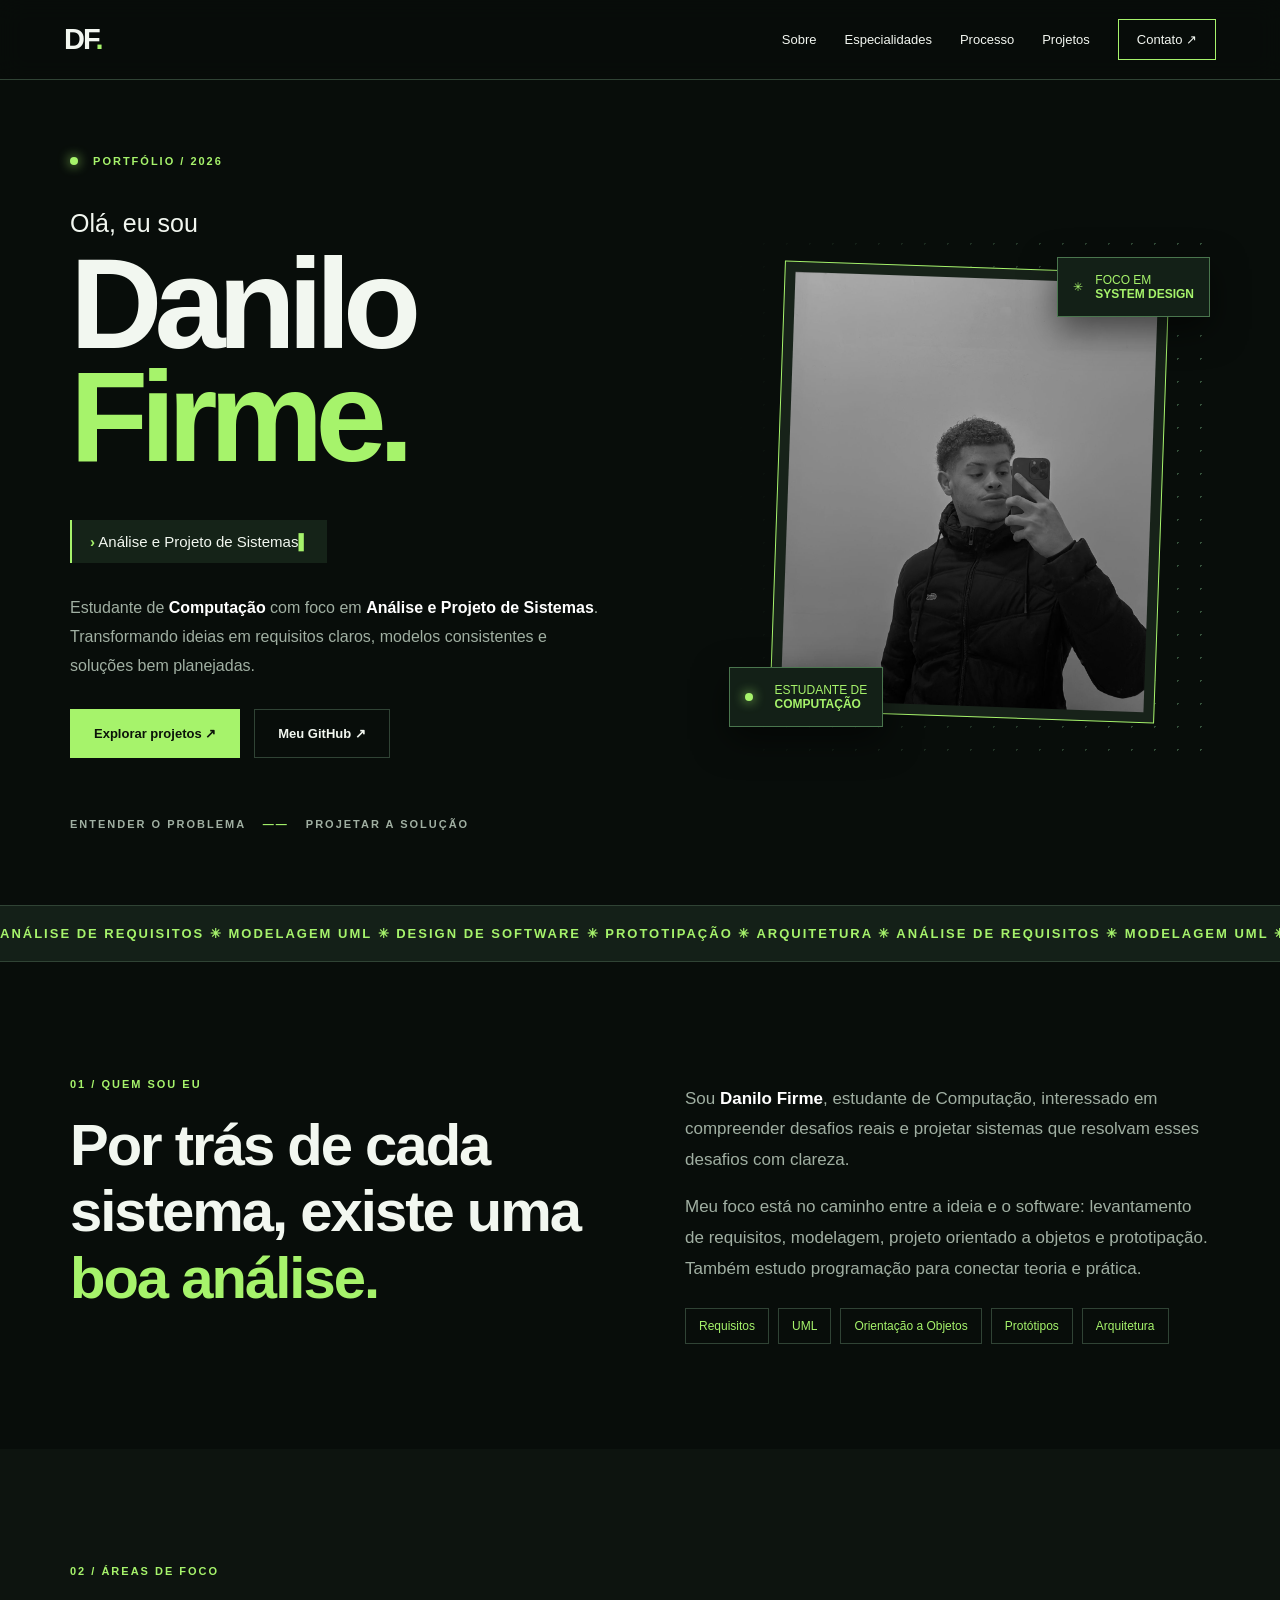
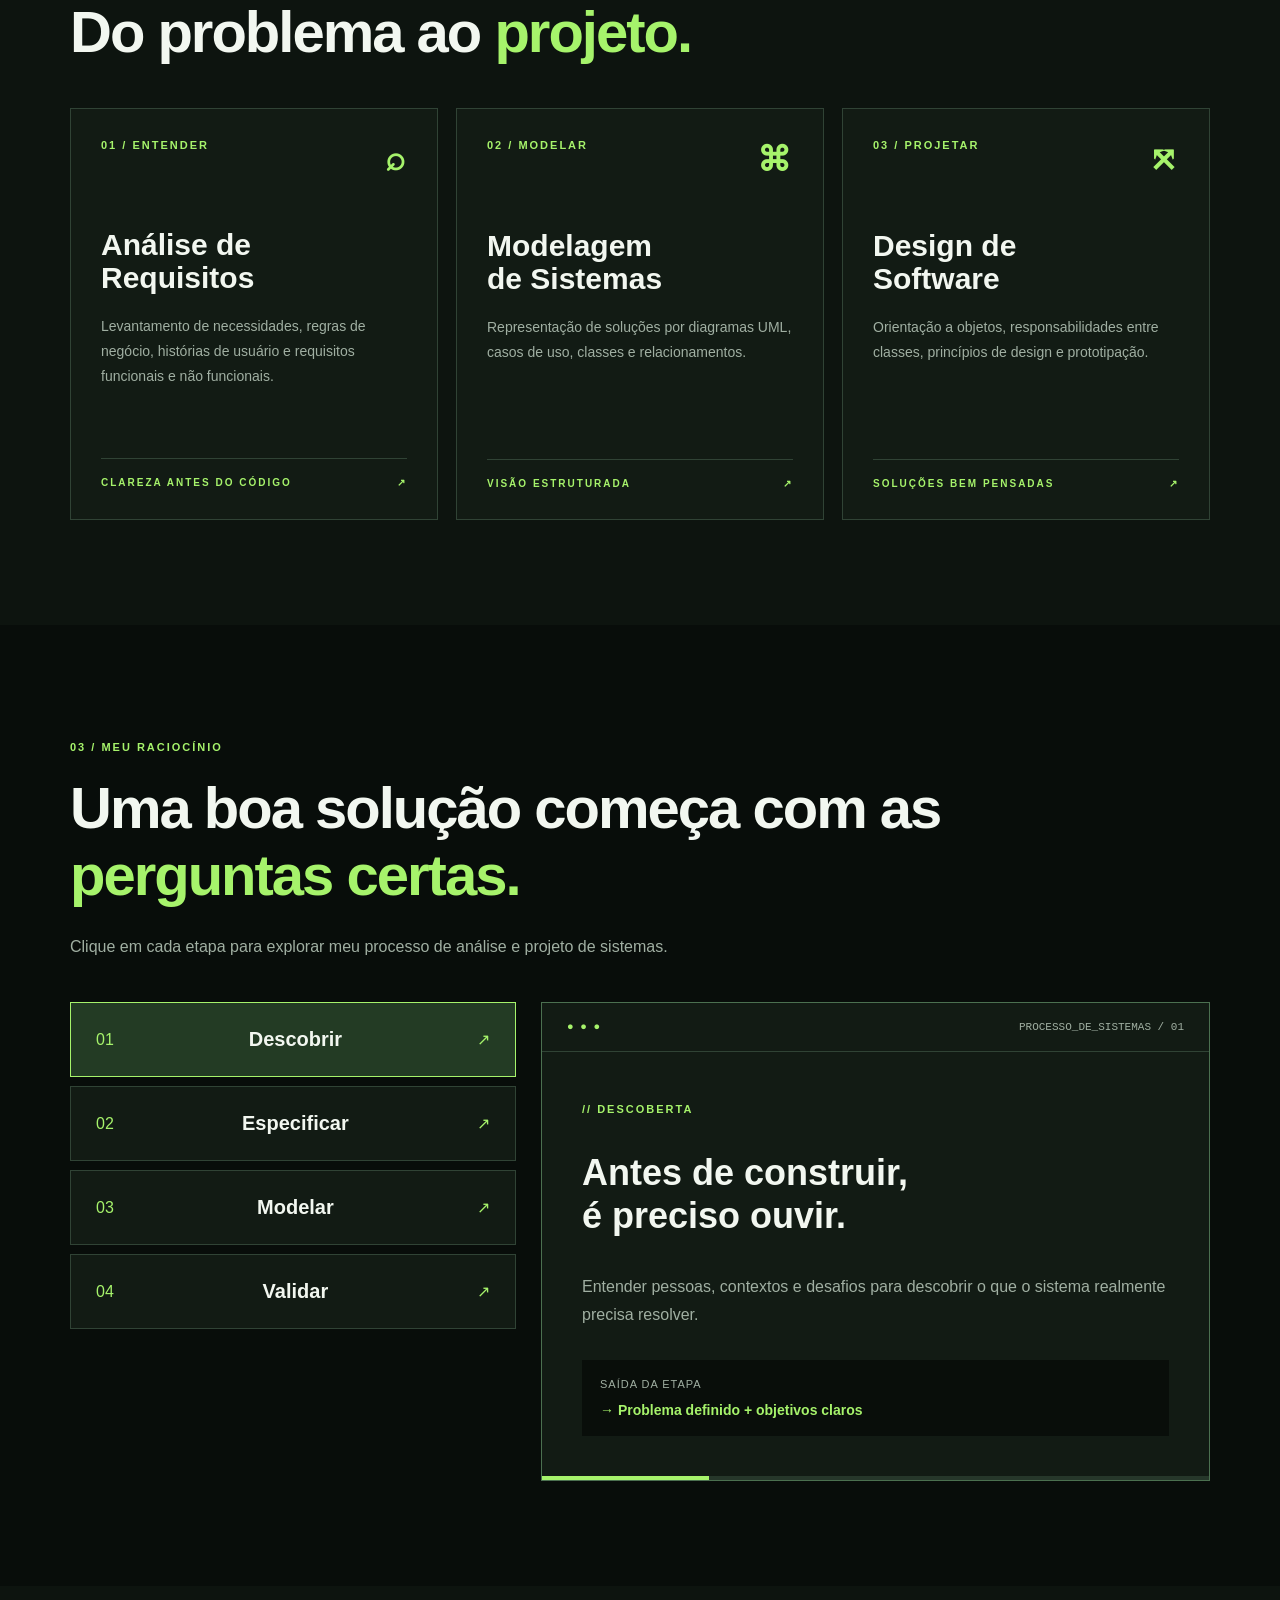
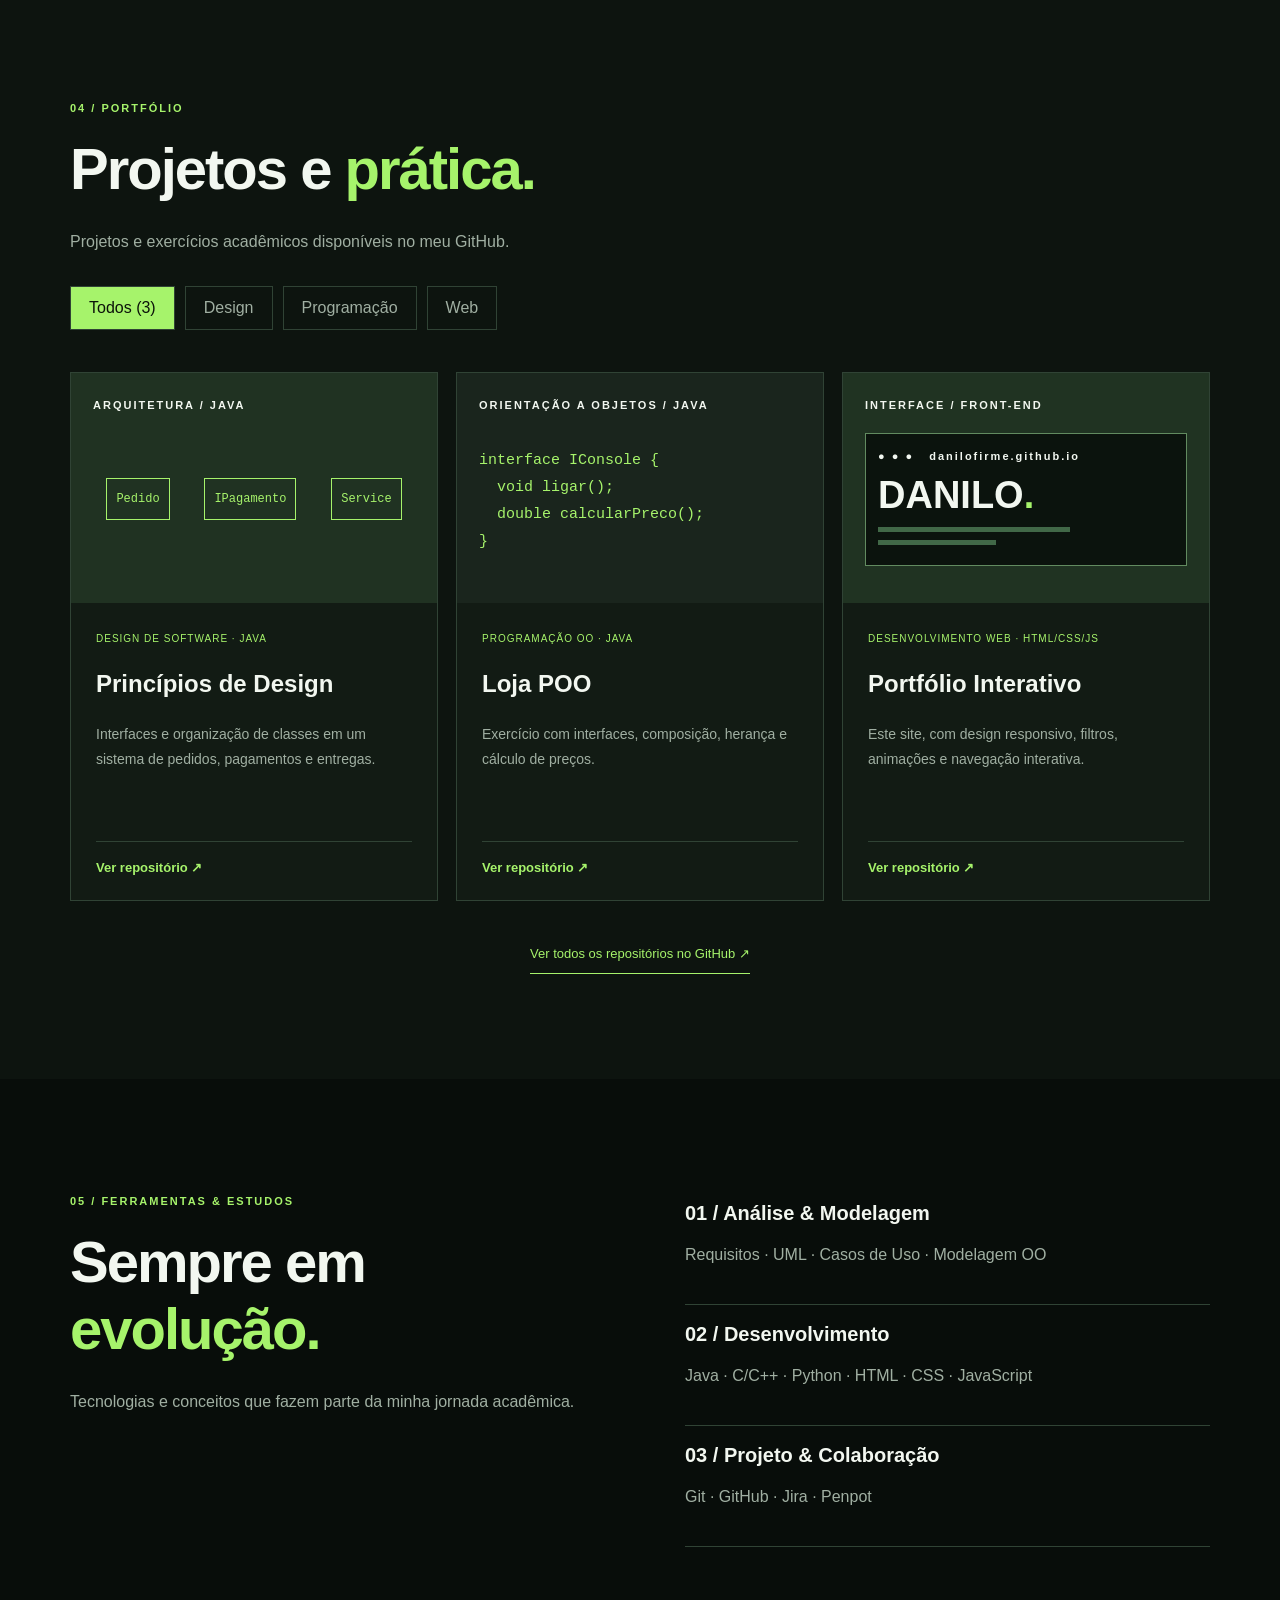
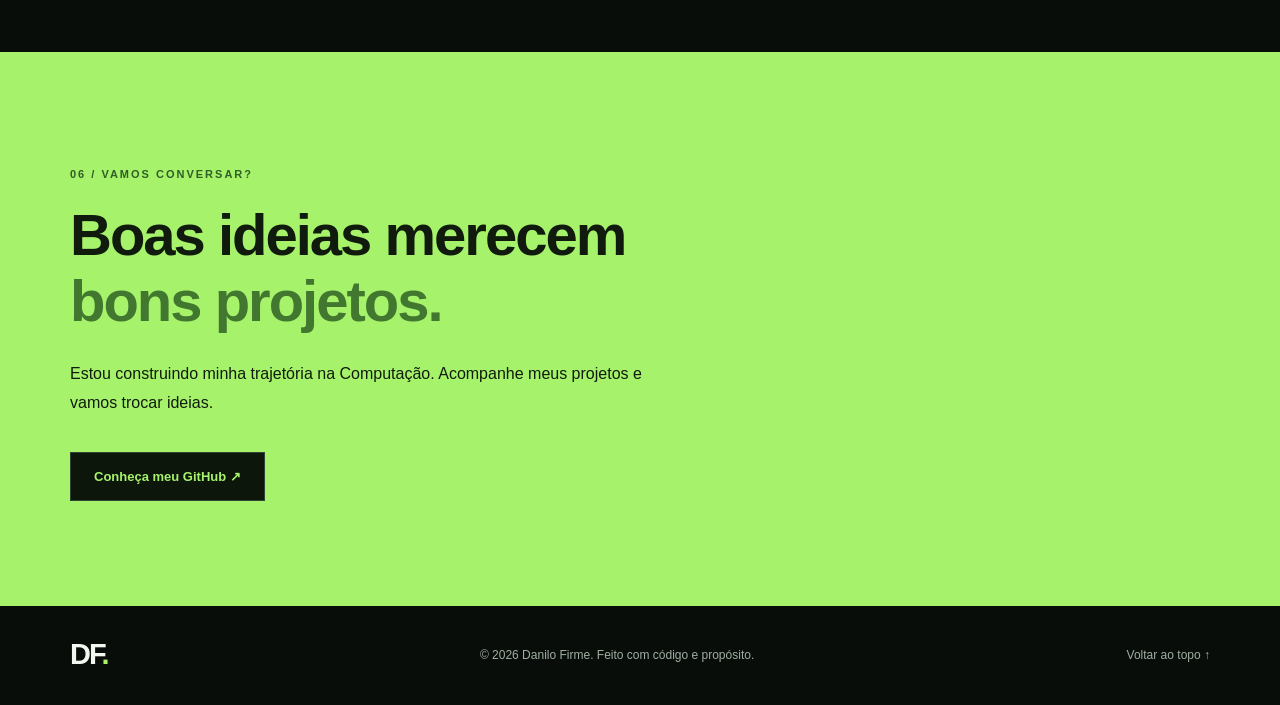
<file: index.html>
<!doctype html><html lang="pt-BR"><head><meta charset="utf-8"><meta name="viewport" content="width=device-width,initial-scale=1"><meta name="theme-color" content="#080d0a"><meta name="description" content="Danilo Firme — estudante de Computação com foco em Análise e Projeto de Sistemas."><title>Danilo Firme | Análise e Projeto de Sistemas</title><link rel="stylesheet" href="style.css"><script src="script.js" defer></script></head><body><header class="nav"><a class="logo" href="#inicio">DF<span>.</span></a><button class="menu-toggle" aria-label="Abrir menu" aria-expanded="false">☰</button><nav id="nav-links"><a href="#sobre">Sobre</a><a href="#especialidades">Especialidades</a><a href="#processo">Processo</a><a href="#projetos">Projetos</a><a class="contact-nav" href="#contato">Contato ↗</a></nav></header><main><section class="hero wrap" id="inicio"><div class="hero-copy"><div class="eyebrow"><i></i> PORTFÓLIO / 2026</div><p class="hello">Olá, eu sou</p><h1>Danilo<br><span>Firme.</span></h1><p class="terminal"><b>›</b> <span id="role">Análise e Projeto de Sistemas</span><span class="caret">▌</span></p><p class="lead">Estudante de <strong>Computação</strong> com foco em <strong>Análise e Projeto de Sistemas</strong>. Transformando ideias em requisitos claros, modelos consistentes e soluções bem planejadas.</p><div class="actions"><a class="btn primary" href="#projetos">Explorar projetos ↗</a><a class="btn secondary" href="https://github.com/DaniloFirme" target="_blank" rel="noopener noreferrer">Meu GitHub ↗</a></div><div class="micro">ENTENDER O PROBLEMA <span>——</span> PROJETAR A SOLUÇÃO</div></div><div class="hero-art"><div class="dots"></div><div class="portrait"><img src="danilove.jpg" alt="Retrato de Danilo Firme"></div><div class="floating top">✳ <span>FOCO EM<br><strong>SYSTEM DESIGN</strong></span></div><div class="floating bottom"><i></i><span>ESTUDANTE DE<br><strong>COMPUTAÇÃO</strong></span></div></div></section><div class="marquee"><div>ANÁLISE DE REQUISITOS ✳ MODELAGEM UML ✳ DESIGN DE SOFTWARE ✳ PROTOTIPAÇÃO ✳ ARQUITETURA ✳ ANÁLISE DE REQUISITOS ✳ MODELAGEM UML ✳ DESIGN DE SOFTWARE ✳ PROTOTIPAÇÃO ✳ ARQUITETURA ✳</div></div><section id="sobre" class="section wrap two"><div><p class="index">01 / QUEM SOU EU</p><h2>Por trás de cada sistema, existe uma <em>boa análise.</em></h2></div><div class="about-text"><p>Sou <strong>Danilo Firme</strong>, estudante de Computação, interessado em compreender desafios reais e projetar sistemas que resolvam esses desafios com clareza.</p><p>Meu foco está no caminho entre a ideia e o software: levantamento de requisitos, modelagem, projeto orientado a objetos e prototipação. Também estudo programação para conectar teoria e prática.</p><div class="chips"><span>Requisitos</span><span>UML</span><span>Orientação a Objetos</span><span>Protótipos</span><span>Arquitetura</span></div></div></section><section id="especialidades" class="section dark"><div class="wrap"><p class="index">02 / ÁREAS DE FOCO</p><h2>Do problema ao <em>projeto.</em></h2><div class="cards"><article class="card"><div class="card-num">01 / ENTENDER <b>⌕</b></div><h3>Análise de<br>Requisitos</h3><p>Levantamento de necessidades, regras de negócio, histórias de usuário e requisitos funcionais e não funcionais.</p><footer>CLAREZA ANTES DO CÓDIGO <span>↗</span></footer></article><article class="card"><div class="card-num">02 / MODELAR <b>⌘</b></div><h3>Modelagem<br>de Sistemas</h3><p>Representação de soluções por diagramas UML, casos de uso, classes e relacionamentos.</p><footer>VISÃO ESTRUTURADA <span>↗</span></footer></article><article class="card"><div class="card-num">03 / PROJETAR <b>⤧</b></div><h3>Design de<br>Software</h3><p>Orientação a objetos, responsabilidades entre classes, princípios de design e prototipação.</p><footer>SOLUÇÕES BEM PENSADAS <span>↗</span></footer></article></div></div></section><section id="processo" class="section wrap"><p class="index">03 / MEU RACIOCÍNIO</p><h2>Uma boa solução começa com as <em>perguntas certas.</em></h2><p class="muted">Clique em cada etapa para explorar meu processo de análise e projeto de sistemas.</p><div class="process"><div class="steps"><button class="step active" data-step="0">01 <strong>Descobrir</strong> ↗</button><button class="step" data-step="1">02 <strong>Especificar</strong> ↗</button><button class="step" data-step="2">03 <strong>Modelar</strong> ↗</button><button class="step" data-step="3">04 <strong>Validar</strong> ↗</button></div><div class="panel"><div class="panel-head">● ● ● <span>PROCESSO_DE_SISTEMAS / <span id="step-number">01</span></span></div><div class="panel-body"><p class="index" id="step-label">// DESCOBERTA</p><h3 id="step-title">Antes de construir,<br>é preciso ouvir.</h3><p id="step-description">Entender pessoas, contextos e desafios para descobrir o que o sistema realmente precisa resolver.</p><div class="output">SAÍDA DA ETAPA<br><strong>→ <span id="step-output">Problema definido + objetivos claros</span></strong></div></div><div class="progress"><span id="step-progress"></span></div></div></div></section><section id="projetos" class="section dark"><div class="wrap"><p class="index">04 / PORTFÓLIO</p><h2>Projetos e <em>prática.</em></h2><p class="muted">Projetos e exercícios acadêmicos disponíveis no meu GitHub.</p><div class="filters"><button class="filter active" data-filter="todos">Todos (3)</button><button class="filter" data-filter="design">Design</button><button class="filter" data-filter="codigo">Programação</button><button class="filter" data-filter="web">Web</button></div><div class="cards project-cards"><article class="project" data-category="design"><div class="project-art"><small>ARQUITETURA / JAVA</small><div class="diagram"><span>Pedido</span><span>IPagamento</span><span>Service</span></div></div><div class="project-body"><small>DESIGN DE SOFTWARE · JAVA</small><h3>Princípios de Design</h3><p>Interfaces e organização de classes em um sistema de pedidos, pagamentos e entregas.</p><a href="https://github.com/DaniloFirme/projetoprincipiosdesign" target="_blank" rel="noopener noreferrer">Ver repositório ↗</a></div></article><article class="project" data-category="codigo"><div class="project-art code"><small>ORIENTAÇÃO A OBJETOS / JAVA</small><pre>interface IConsole {<br>  void ligar();<br>  double calcularPreco();<br>}</pre></div><div class="project-body"><small>PROGRAMAÇÃO OO · JAVA</small><h3>Loja POO</h3><p>Exercício com interfaces, composição, herança e cálculo de preços.</p><a href="https://github.com/DaniloFirme/LojaPOO" target="_blank" rel="noopener noreferrer">Ver repositório ↗</a></div></article><article class="project" data-category="web"><div class="project-art web"><small>INTERFACE / FRONT-END</small><div class="mini-browser"><small>● ● ● &nbsp; danilofirme.github.io</small><h3>DANILO<span>.</span></h3><hr><hr></div></div><div class="project-body"><small>DESENVOLVIMENTO WEB · HTML/CSS/JS</small><h3>Portfólio Interativo</h3><p>Este site, com design responsivo, filtros, animações e navegação interativa.</p><a href="https://github.com/DaniloFirme/danilofirme.github.io" target="_blank" rel="noopener noreferrer">Ver repositório ↗</a></div></article></div><a class="more" href="https://github.com/DaniloFirme?tab=repositories" target="_blank" rel="noopener noreferrer">Ver todos os repositórios no GitHub ↗</a></div></section><section class="section wrap two"><div><p class="index">05 / FERRAMENTAS & ESTUDOS</p><h2>Sempre em <em>evolução.</em></h2><p class="muted">Tecnologias e conceitos que fazem parte da minha jornada acadêmica.</p></div><div class="skills"><div><strong>01 / Análise & Modelagem</strong><p>Requisitos · UML · Casos de Uso · Modelagem OO</p></div><div><strong>02 / Desenvolvimento</strong><p>Java · C/C++ · Python · HTML · CSS · JavaScript</p></div><div><strong>03 / Projeto & Colaboração</strong><p>Git · GitHub · Jira · Penpot</p></div></div></section><section id="contato" class="section contact"><div class="wrap"><p class="index">06 / VAMOS CONVERSAR?</p><h2>Boas ideias merecem<br><em>bons projetos.</em></h2><p>Estou construindo minha trajetória na Computação. Acompanhe meus projetos e vamos trocar ideias.</p><a class="btn contact-btn" href="https://github.com/DaniloFirme" target="_blank" rel="noopener noreferrer">Conheça meu GitHub ↗</a></div></section></main><footer class="site-footer wrap"><a class="logo" href="#inicio">DF<span>.</span></a><p>© <span id="year">2026</span> Danilo Firme. Feito com código e propósito.</p><a href="#inicio">Voltar ao topo ↑</a></footer></body></html>
</file>
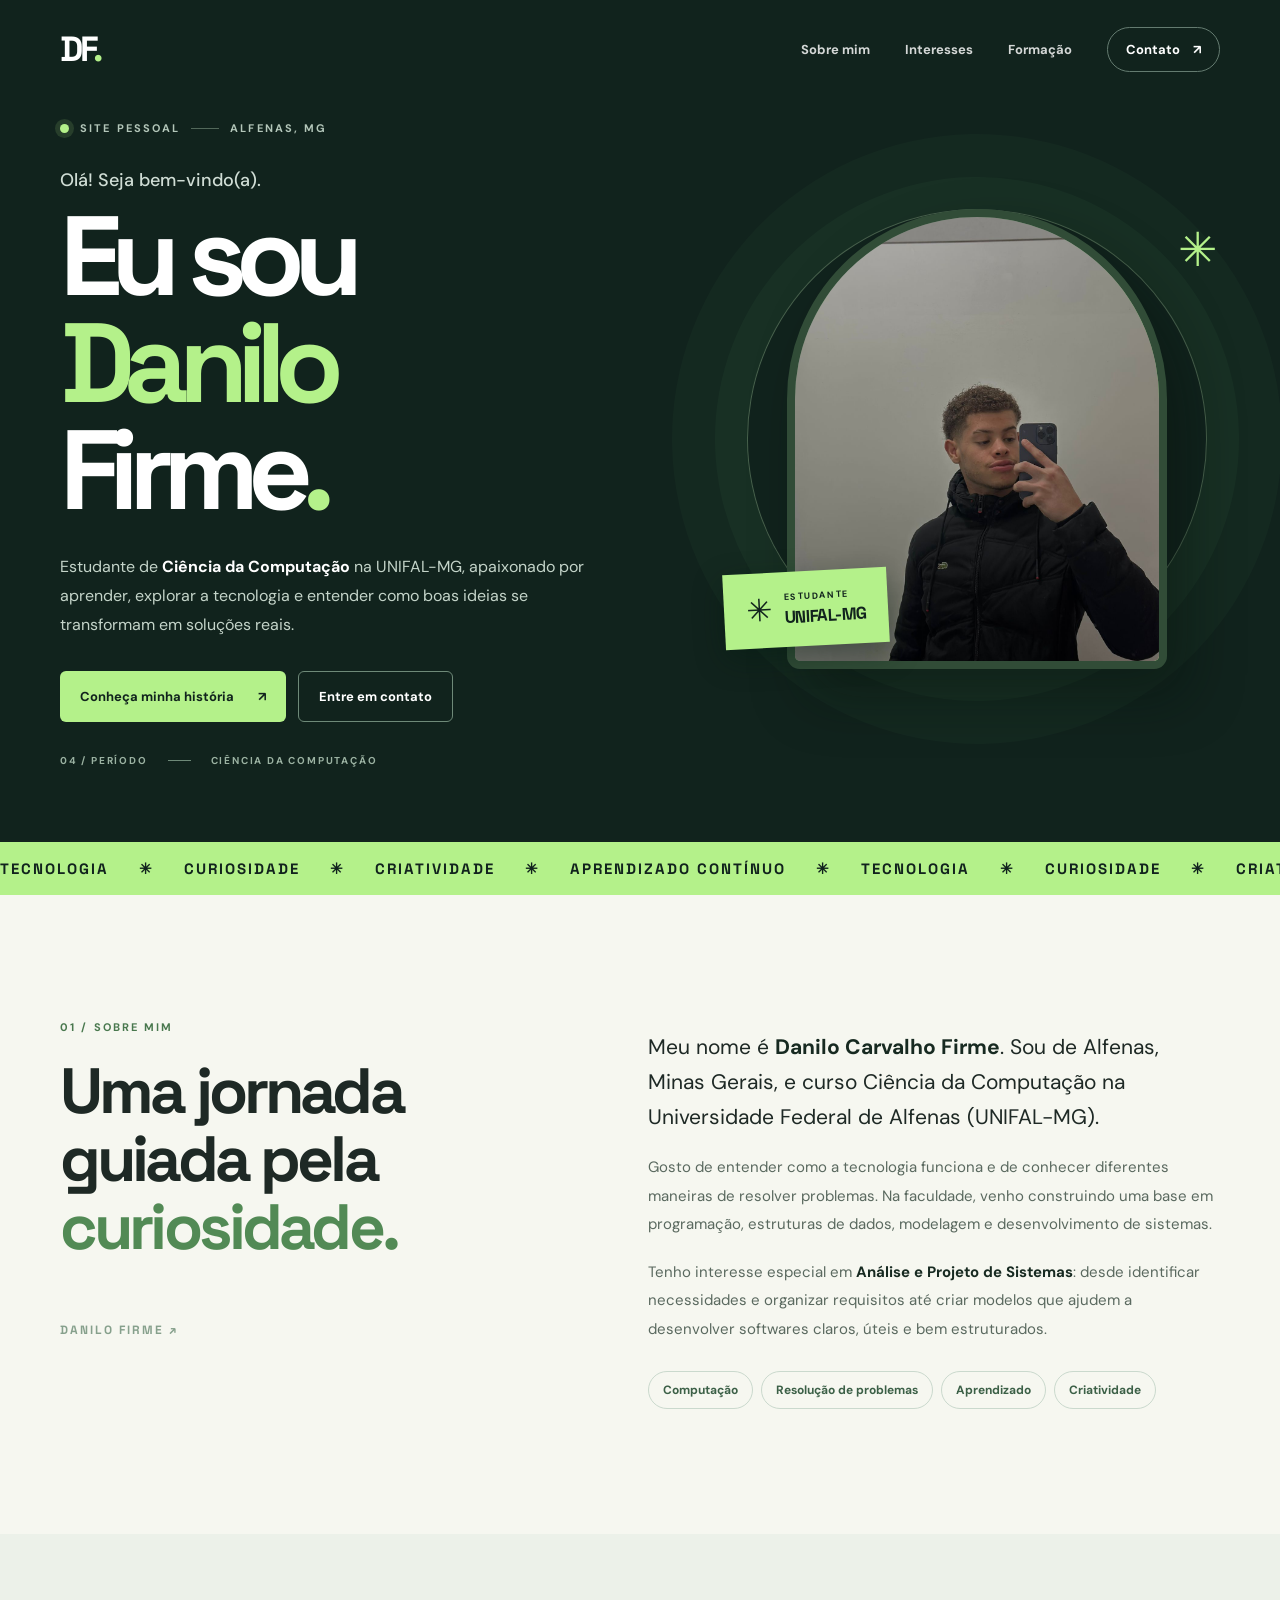
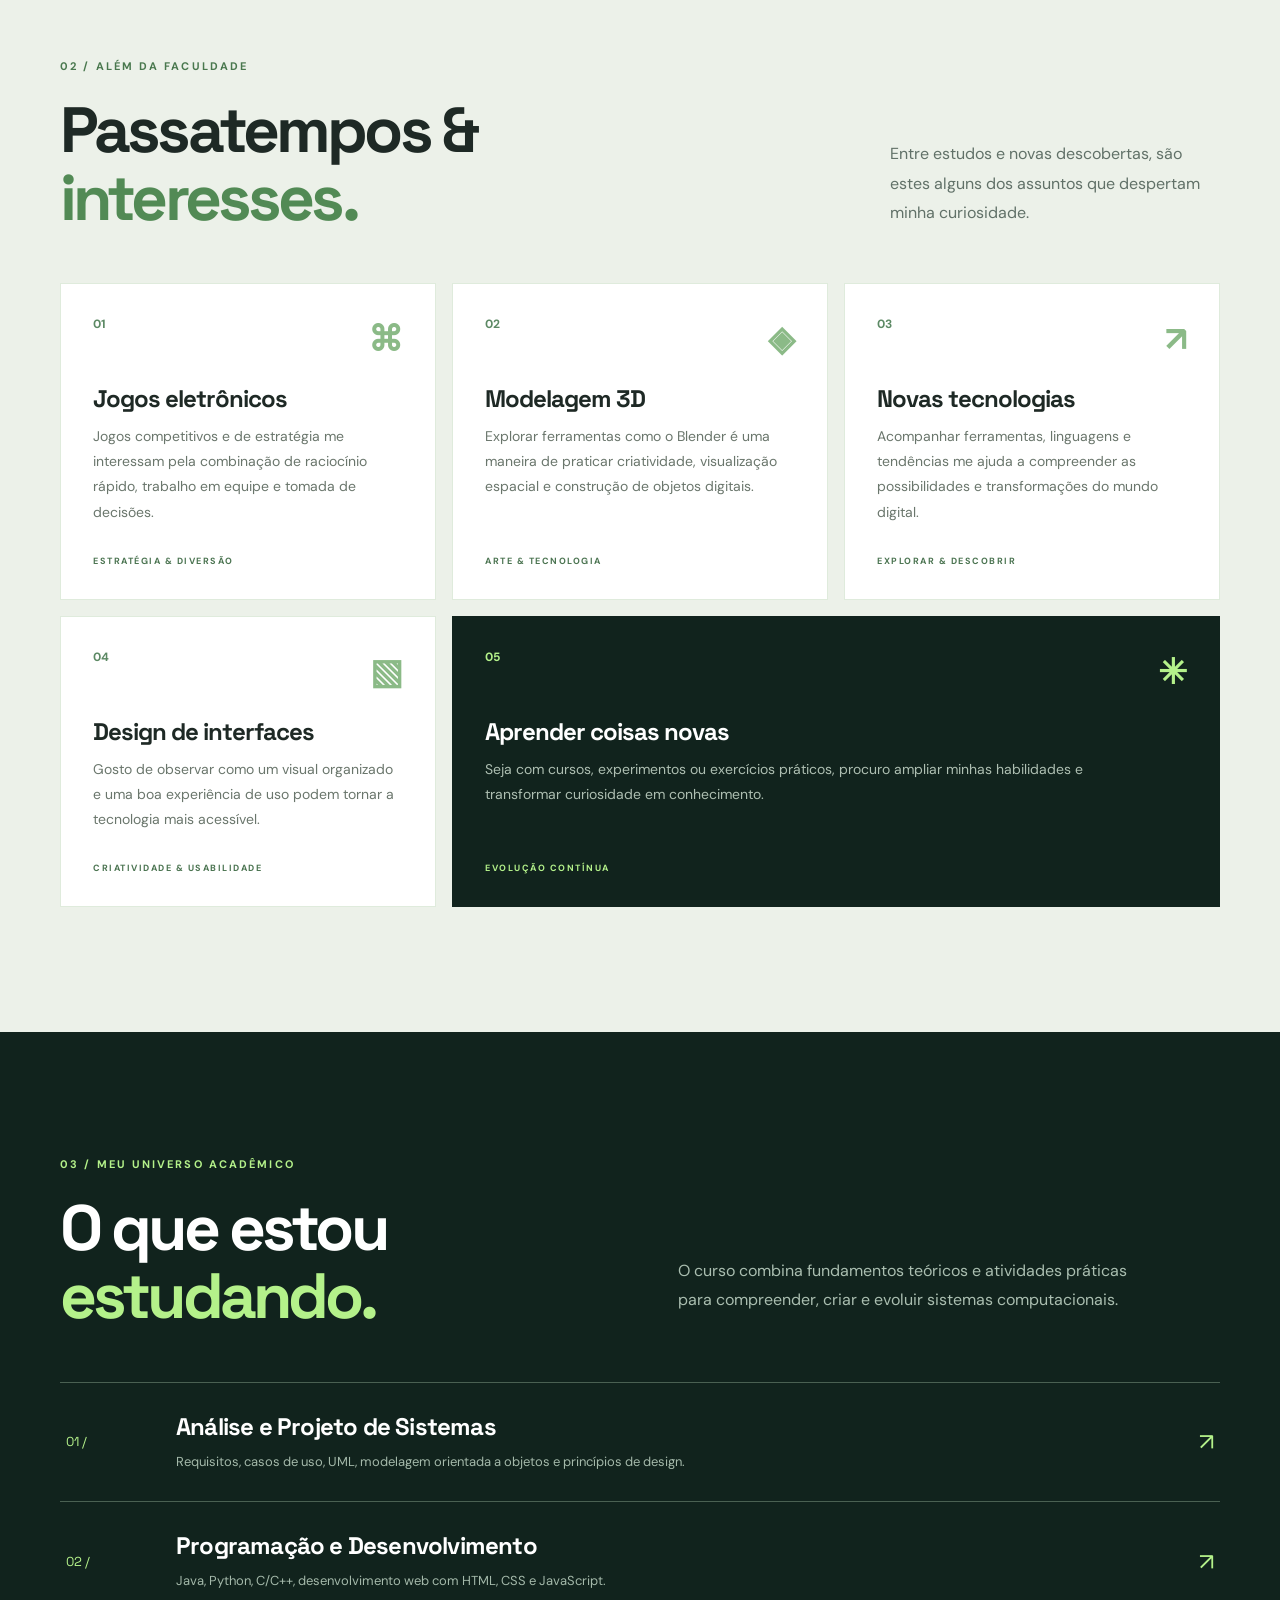
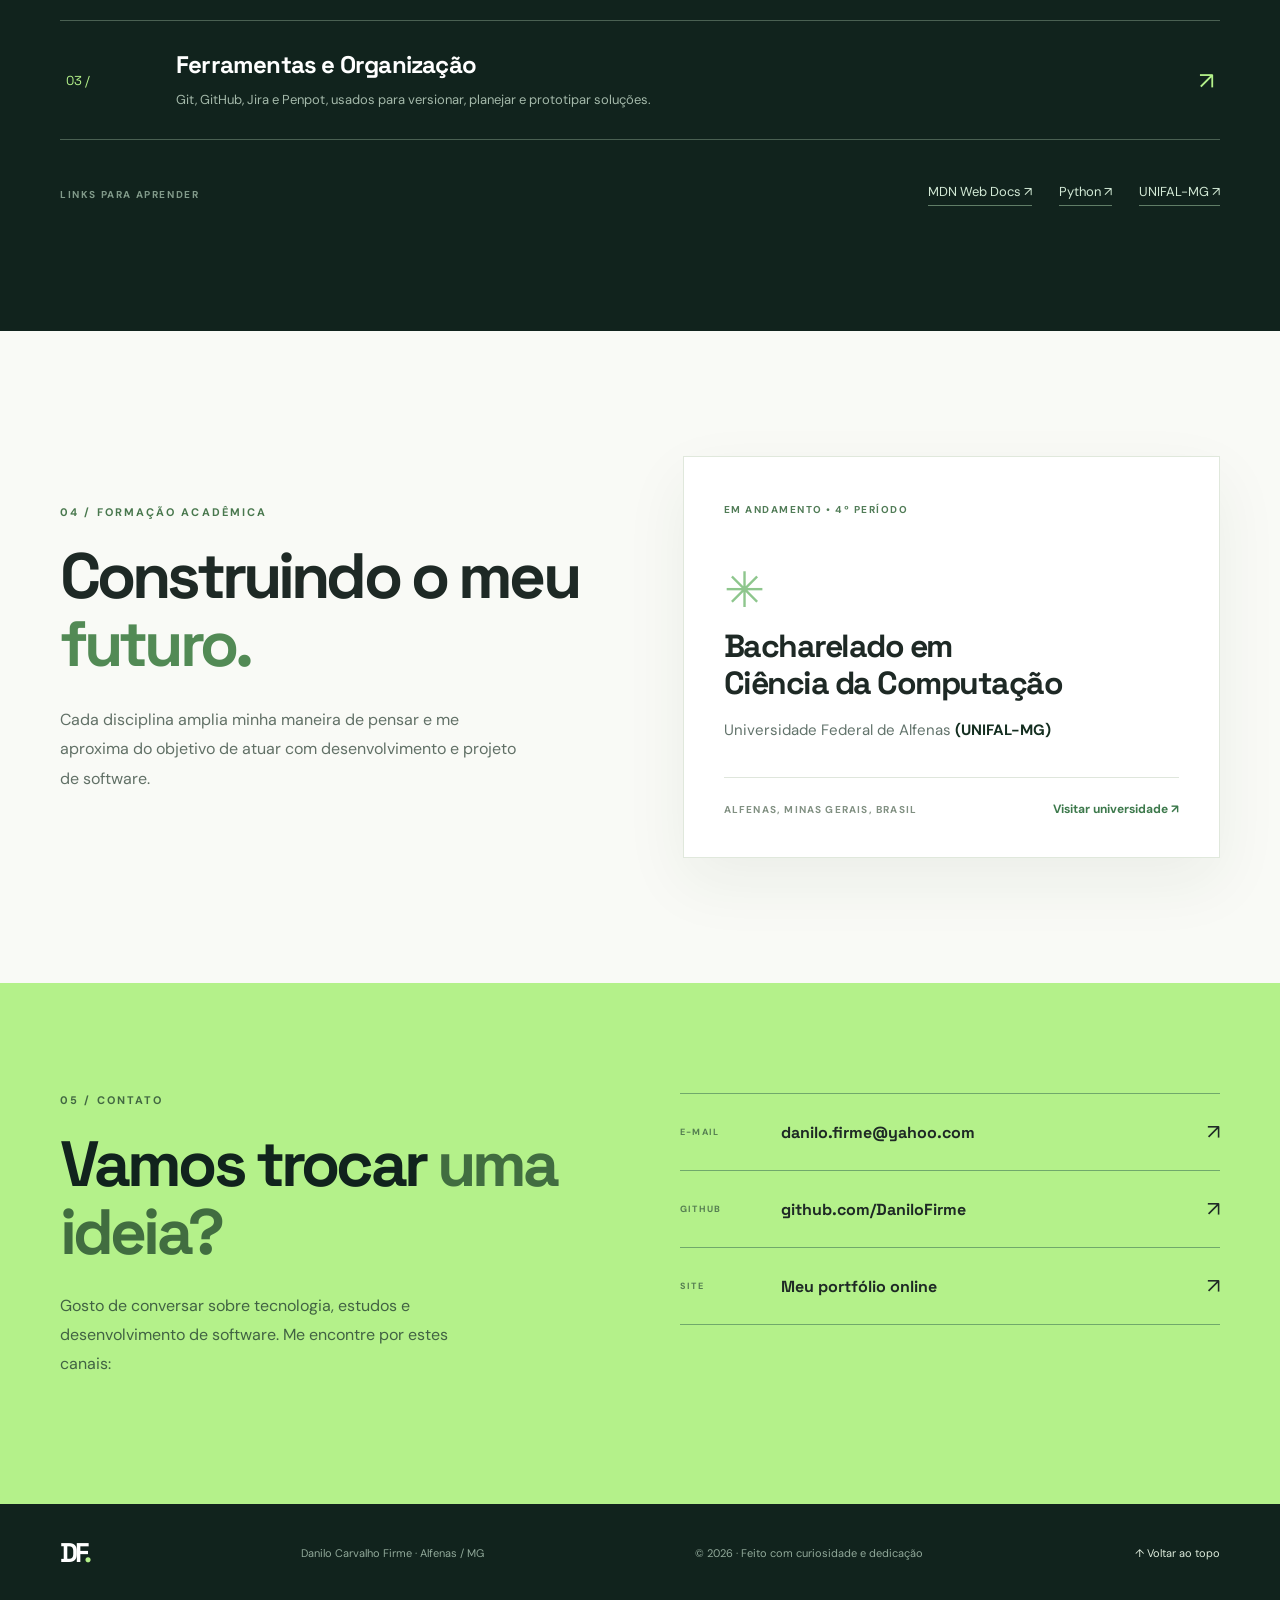
<file: site-pessoal-wordpress/index.html>
<!DOCTYPE html>
<html lang="pt-BR">
<head>
  <meta charset="UTF-8">
  <meta name="viewport" content="width=device-width, initial-scale=1">
  <meta name="description" content="Site pessoal de Danilo Firme, estudante de Ciência da Computação na UNIFAL-MG, em Alfenas. Conheça sua trajetória, interesses e formação acadêmica.">
  <meta name="theme-color" content="#11231d">
  <title>Danilo Firme — Meu Site Pessoal</title>
  <link rel="preconnect" href="https://fonts.googleapis.com">
  <link rel="preconnect" href="https://fonts.gstatic.com" crossorigin>
  <link href="https://fonts.googleapis.com/css2?family=DM+Sans:wght@400;500;600;700&family=Space+Grotesk:wght@400;500;600;700&display=swap" rel="stylesheet">
  <link rel="stylesheet" href="style.css">
</head>
<body>
  <a class="skip" href="#conteudo">Pular para o conteúdo</a>
  <header class="site-header">
    <div class="container navbar">
      <a href="#inicio" class="wordmark" aria-label="Danilo Firme, início">DF<span>.</span></a>
      <nav aria-label="Menu principal">
        <a href="#sobre">Sobre mim</a>
        <a href="#interesses">Interesses</a>
        <a href="#formacao">Formação</a>
        <a href="#contato" class="nav-cta">Contato <span aria-hidden="true">↗</span></a>
      </nav>
    </div>
  </header>
  <main id="conteudo">
    <section class="hero" id="inicio">
      <div class="container hero-layout">
        <div class="hero-text">
          <p class="eyebrow"><span class="status-dot"></span> SITE PESSOAL <span class="eyebrow-line"></span> ALFENAS, MG</p>
          <p class="pretitle">Olá! Seja bem-vindo(a).</p>
          <h1>Eu sou <br><span>Danilo</span><br>Firme<span class="period">.</span></h1>
          <p class="hero-lead">Estudante de <strong>Ciência da Computação</strong> na UNIFAL-MG, apaixonado por aprender, explorar a tecnologia e entender como boas ideias se transformam em soluções reais.</p>
          <div class="hero-actions">
            <a class="button button-primary" href="#sobre">Conheça minha história <span aria-hidden="true">↗</span></a>
            <a class="button button-outline" href="#contato">Entre em contato</a>
          </div>
          <div class="hero-meta"><span>04 / PERÍODO</span><span class="meta-divider"></span><span>CIÊNCIA DA COMPUTAÇÃO</span></div>
        </div>
        <div class="hero-visual">
          <div class="hero-halo"></div>
          <div class="photo-frame">
            <img src="../danilove.jpg" alt="Foto de Danilo Firme" width="540" height="600">
          </div>
          <div class="photo-label"><span class="label-dot">✳</span><div><small>ESTUDANTE</small><strong>UNIFAL-MG</strong></div></div>
          <div class="orbit-one" aria-hidden="true">✳</div>
        </div>
      </div>
      <div class="hero-ticker" aria-hidden="true"><div>TECNOLOGIA <span>✳</span> CURIOSIDADE <span>✳</span> CRIATIVIDADE <span>✳</span> APRENDIZADO CONTÍNUO <span>✳</span> TECNOLOGIA <span>✳</span> CURIOSIDADE <span>✳</span> CRIATIVIDADE</div></div>
    </section>
    <section class="section about-section" id="sobre">
      <div class="container section-grid">
        <div><p class="section-kicker">01 / SOBRE MIM</p><h2>Uma jornada guiada pela <em>curiosidade.</em></h2><div class="signature">DANILO FIRME ↗</div></div>
        <div class="about-copy">
          <p class="big-paragraph">Meu nome é <strong>Danilo Carvalho Firme</strong>. Sou de Alfenas, Minas Gerais, e curso Ciência da Computação na Universidade Federal de Alfenas (UNIFAL-MG).</p>
          <p>Gosto de entender como a tecnologia funciona e de conhecer diferentes maneiras de resolver problemas. Na faculdade, venho construindo uma base em programação, estruturas de dados, modelagem e desenvolvimento de sistemas.</p>
          <p>Tenho interesse especial em <strong>Análise e Projeto de Sistemas</strong>: desde identificar necessidades e organizar requisitos até criar modelos que ajudem a desenvolver softwares claros, úteis e bem estruturados.</p>
          <div class="pill-list"><span>Computação</span><span>Resolução de problemas</span><span>Aprendizado</span><span>Criatividade</span></div>
        </div>
      </div>
    </section>
    <section class="section interest-section" id="interesses">
      <div class="container">
        <div class="section-heading"><div><p class="section-kicker">02 / ALÉM DA FACULDADE</p><h2>Passatempos &amp;<br><em>interesses.</em></h2></div><p>Entre estudos e novas descobertas, são estes alguns dos assuntos que despertam minha curiosidade.</p></div>
        <div class="interest-grid">
          <article class="interest-card"><div class="card-top"><span>01</span><span class="card-symbol">⌘</span></div><h3>Jogos eletrônicos</h3><p>Jogos competitivos e de estratégia me interessam pela combinação de raciocínio rápido, trabalho em equipe e tomada de decisões.</p><span class="card-tag">ESTRATÉGIA &amp; DIVERSÃO</span></article>
          <article class="interest-card"><div class="card-top"><span>02</span><span class="card-symbol">◈</span></div><h3>Modelagem 3D</h3><p>Explorar ferramentas como o Blender é uma maneira de praticar criatividade, visualização espacial e construção de objetos digitais.</p><span class="card-tag">ARTE &amp; TECNOLOGIA</span></article>
          <article class="interest-card"><div class="card-top"><span>03</span><span class="card-symbol">↗</span></div><h3>Novas tecnologias</h3><p>Acompanhar ferramentas, linguagens e tendências me ajuda a compreender as possibilidades e transformações do mundo digital.</p><span class="card-tag">EXPLORAR &amp; DESCOBRIR</span></article>
          <article class="interest-card"><div class="card-top"><span>04</span><span class="card-symbol">▧</span></div><h3>Design de interfaces</h3><p>Gosto de observar como um visual organizado e uma boa experiência de uso podem tornar a tecnologia mais acessível.</p><span class="card-tag">CRIATIVIDADE &amp; USABILIDADE</span></article>
          <article class="interest-card interest-wide"><div class="card-top"><span>05</span><span class="card-symbol">✳</span></div><h3>Aprender coisas novas</h3><p>Seja com cursos, experimentos ou exercícios práticos, procuro ampliar minhas habilidades e transformar curiosidade em conhecimento.</p><span class="card-tag">EVOLUÇÃO CONTÍNUA</span></article>
        </div>
      </div>
    </section>
    <section class="section study-section" id="estudos">
      <div class="container">
        <div class="study-header"><p class="section-kicker">03 / MEU UNIVERSO ACADÊMICO</p><h2>O que estou <em>estudando.</em></h2><p>O curso combina fundamentos teóricos e atividades práticas para compreender, criar e evoluir sistemas computacionais.</p></div>
        <div class="study-list">
          <article><span class="study-index">01 /</span><div><h3>Análise e Projeto de Sistemas</h3><p>Requisitos, casos de uso, UML, modelagem orientada a objetos e princípios de design.</p></div><span class="study-arrow">↗</span></article>
          <article><span class="study-index">02 /</span><div><h3>Programação e Desenvolvimento</h3><p>Java, Python, C/C++, desenvolvimento web com HTML, CSS e JavaScript.</p></div><span class="study-arrow">↗</span></article>
          <article><span class="study-index">03 /</span><div><h3>Ferramentas e Organização</h3><p>Git, GitHub, Jira e Penpot, usados para versionar, planejar e prototipar soluções.</p></div><span class="study-arrow">↗</span></article>
        </div>
        <div class="links-row"><span>LINKS PARA APRENDER</span><a href="https://developer.mozilla.org/pt-BR/" target="_blank" rel="noopener noreferrer">MDN Web Docs ↗</a><a href="https://www.python.org/" target="_blank" rel="noopener noreferrer">Python ↗</a><a href="https://www.unifal-mg.edu.br/" target="_blank" rel="noopener noreferrer">UNIFAL-MG ↗</a></div>
      </div>
    </section>
    <section class="section education-section" id="formacao">
      <div class="container education-layout">
        <div><p class="section-kicker">04 / FORMAÇÃO ACADÊMICA</p><h2>Construindo o meu <em>futuro.</em></h2><p class="edu-intro">Cada disciplina amplia minha maneira de pensar e me aproxima do objetivo de atuar com desenvolvimento e projeto de software.</p></div>
        <div class="education-card"><span class="edu-year">EM ANDAMENTO • 4º PERÍODO</span><div class="edu-icon" aria-hidden="true">✳</div><h3>Bacharelado em<br>Ciência da Computação</h3><p>Universidade Federal de Alfenas <strong>(UNIFAL-MG)</strong></p><div class="edu-footer"><span>ALFENAS, MINAS GERAIS, BRASIL</span><a href="https://www.unifal-mg.edu.br/" target="_blank" rel="noopener noreferrer">Visitar universidade ↗</a></div></div>
      </div>
    </section>
    <section class="contact-section" id="contato">
      <div class="container contact-layout"><div><p class="section-kicker">05 / CONTATO</p><h2>Vamos trocar <em>uma ideia?</em></h2><p>Gosto de conversar sobre tecnologia, estudos e desenvolvimento de software. Me encontre por estes canais:</p></div><div class="contact-links"><a href="mailto:danilo.firme@yahoo.com"><span>E-MAIL</span><strong>danilo.firme@yahoo.com</strong><span aria-hidden="true">↗</span></a><a href="https://github.com/DaniloFirme" target="_blank" rel="noopener noreferrer"><span>GITHUB</span><strong>github.com/DaniloFirme</strong><span aria-hidden="true">↗</span></a><a href="https://danilofirme.github.io/" target="_blank" rel="noopener noreferrer"><span>SITE</span><strong>Meu portfólio online</strong><span aria-hidden="true">↗</span></a></div></div>
    </section>
  </main>
  <footer class="site-footer"><div class="container footer-content"><a class="wordmark" href="#inicio">DF<span>.</span></a><span>Danilo Carvalho Firme · Alfenas / MG</span><span>© 2026 · Feito com curiosidade e dedicação</span><a href="#inicio">↑ Voltar ao topo</a></div></footer>
</body>
</html>
</file>
<file: style.css>
:root{--bg:#080d0a;--surface:#121b14;--green:#a6f36b;--line:#304335;--text:#f2f7f0;--muted:#a0afa2}*{box-sizing:border-box}html{scroll-behavior:smooth}body{margin:0;background:var(--bg);color:var(--text);font-family:Arial,Helvetica,sans-serif}a{color:inherit;text-decoration:none}button{font:inherit;cursor:pointer}.wrap{width:min(1140px,90%);margin:auto}.nav{position:sticky;top:0;z-index:10;display:flex;justify-content:space-between;align-items:center;padding:19px 5%;background:#080d0aeb;backdrop-filter:blur(12px);border-bottom:1px solid var(--line)}.logo{font-size:29px;font-weight:900;letter-spacing:-2px}.logo span,h1 span,h2 em,.index,.card-num,.project-body small{color:var(--green)}.nav nav{display:flex;gap:28px;align-items:center}.nav nav a{font-size:13px}.nav nav a:hover{color:var(--green)}.contact-nav{border:1px solid var(--green);padding:12px 18px}.menu-toggle{display:none}.hero{min-height:690px;display:grid;grid-template-columns:1.1fr .9fr;align-items:center;gap:70px;padding:75px 0}.eyebrow,.index,.micro,.card-num,.card footer,.project-art small{font-size:11px;letter-spacing:2px;font-weight:700}.eyebrow{color:var(--green)}.eyebrow i,.floating i{display:inline-block;width:8px;height:8px;background:var(--green);border-radius:50%;box-shadow:0 0 12px var(--green);margin-right:10px}.hello{font-size:25px;margin:42px 0 10px}h1{font-size:clamp(76px,10vw,140px);line-height:.88;letter-spacing:-8px;margin:0 0 32px}h2{font-size:clamp(35px,5vw,58px);line-height:1.15;letter-spacing:-2px;margin:22px 0 25px}h2 em{font-style:normal}.terminal{display:inline-block;background:#152318;border-left:2px solid var(--green);padding:13px 18px;font-size:15px}.terminal b{color:var(--green)}.caret{color:var(--green);animation:blink 1s steps(1) infinite}@keyframes blink{50%{opacity:0}}.lead,.about-text p,.muted,.card p,.project-body p,.skills p{color:var(--muted);line-height:1.8}.lead{max-width:540px}.lead strong,.about-text strong{color:white}.actions{display:flex;gap:14px;flex-wrap:wrap;margin-top:28px}.btn{display:inline-flex;padding:16px 23px;border:1px solid var(--line);font-size:13px;font-weight:700;transition:transform .2s}.btn:hover{transform:translateY(-4px)}.primary{background:var(--green);color:#0c1409;border-color:var(--green)}.secondary:hover{border-color:var(--green)}.micro{color:var(--muted);margin-top:60px}.micro span{color:var(--green);margin:0 12px}.hero-art{height:520px;position:relative;display:grid;place-items:center}.dots{position:absolute;inset:0;background:radial-gradient(#37543d 1px,transparent 1px) 0 0/23px 23px;mask-image:linear-gradient(to right,transparent,#000)}.portrait{position:relative;width:80%;height:450px;border:1px solid var(--green);padding:10px;background:#172219;transform:rotate(2deg)}.portrait img{width:100%;height:100%;object-fit:cover;filter:grayscale(100%)}.floating{position:absolute;display:flex;align-items:center;gap:12px;background:#132017;border:1px solid #4a764e;padding:15px;color:var(--green);font-size:12px;box-shadow:0 12px 35px #0008}.floating.top{top:25px;right:0}.floating.bottom{bottom:25px;left:0}.marquee{overflow:hidden;background:#142018;border-top:1px solid var(--line);border-bottom:1px solid var(--line);padding:20px 0;color:var(--green);font-size:13px;font-weight:bold;letter-spacing:2px;white-space:nowrap}.marquee div{width:max-content;animation:slide 30s linear infinite}@keyframes slide{to{transform:translateX(-50%)}}.section{padding:105px 0;scroll-margin-top:75px}.two{display:grid;grid-template-columns:1fr 1fr;gap:90px}.about-text{font-size:17px}.chips{display:flex;gap:9px;flex-wrap:wrap;margin-top:24px}.chips span{border:1px solid var(--line);padding:10px 13px;color:var(--green);font-size:12px}.dark{background:#0d140f}.cards{display:grid;grid-template-columns:repeat(3,1fr);gap:18px;margin-top:42px}.card,.project{border:1px solid var(--line);background:var(--surface);transition:transform .2s,border-color .2s}.card:hover,.project:hover{transform:translateY(-5px);border-color:var(--green)}.card{padding:30px}.card-num,.card footer{display:flex;justify-content:space-between}.card-num b{font-size:34px}.card h3{font-size:30px;line-height:1.1;margin:50px 0 20px}.card p{font-size:14px;min-height:130px}.card footer{padding-top:18px;border-top:1px solid var(--line);color:var(--green);font-size:10px}.process{display:grid;grid-template-columns:.8fr 1.2fr;gap:25px;margin-top:40px}.steps{display:flex;flex-direction:column;gap:9px}.step{background:var(--surface);border:1px solid var(--line);padding:25px;color:var(--green);display:flex;align-items:center;justify-content:space-between;text-align:left}.step strong{color:var(--text);font-size:20px}.step.active{border-color:var(--green);background:#233b24}.panel{background:var(--surface);border:1px solid #4b7050;min-height:420px;display:flex;flex-direction:column}.panel-head{padding:18px 25px;border-bottom:1px solid var(--line);color:var(--green);font:11px monospace}.panel-head>span{float:right;color:var(--muted)}.panel-body{padding:40px;flex:1}.panel-body h3{font-size:36px;line-height:1.2}.panel-body>p:not(.index){color:var(--muted);line-height:1.7}.output{margin-top:32px;background:#090e0a;padding:18px;font-size:11px;letter-spacing:1px;color:var(--muted)}.output strong{display:block;margin-top:12px;color:var(--green);font-size:14px;letter-spacing:0}.progress{height:4px;background:#26372a}.progress span{display:block;background:var(--green);height:100%;width:25%;transition:width .3s}.filters{display:flex;gap:10px;flex-wrap:wrap;margin:30px 0}.filter{background:transparent;border:1px solid var(--line);color:var(--muted);padding:12px 18px}.filter.active,.filter:hover{background:var(--green);color:#0c130a}.project[hidden]{display:none}.project-art{height:230px;padding:22px;position:relative;overflow:hidden;background:#203222}.diagram{display:flex;gap:8px;justify-content:space-around;align-items:center;margin-top:65px}.diagram span{border:1px solid var(--green);padding:13px 9px;color:var(--green);font:12px monospace}.code{background:#1a251d}.code pre{color:var(--green);font-size:15px;line-height:1.8;margin-top:34px}.web{background:#203322}.mini-browser{border:1px solid #628b60;background:#0b130d;margin-top:20px;padding:12px}.mini-browser h3{font-size:38px;margin:10px 0}.mini-browser h3 span{color:var(--green)}.mini-browser hr{border:0;height:5px;background:#416847;width:65%;margin:8px 0}.mini-browser hr:last-child{width:40%}.project-body{padding:25px}.project-body small{font-size:10px;letter-spacing:1px}.project-body h3{font-size:24px}.project-body p{font-size:14px;min-height:105px}.project-body a{display:block;border-top:1px solid var(--line);padding-top:18px;color:var(--green);font-weight:700;font-size:13px}.more{display:block;width:max-content;max-width:100%;margin:45px auto 0;border-bottom:1px solid var(--green);padding-bottom:12px;color:var(--green);font-size:13px}.skills>div{padding:18px 0;border-bottom:1px solid var(--line)}.skills strong{font-size:20px}.contact{background:var(--green);color:#101b0d}.contact .index{color:#315d26}.contact h2 em{color:#42772f}.contact p:not(.index){max-width:600px;line-height:1.8}.contact-btn{background:#0d160b;color:var(--green);margin-top:18px}.site-footer{display:flex;justify-content:space-between;align-items:center;gap:25px;padding:30px 0}.site-footer p,.site-footer>a:last-child{color:var(--muted);font-size:12px}button:focus-visible,a:focus-visible{outline:2px solid var(--green);outline-offset:3px}@media(max-width:850px){.hero,.two,.process{grid-template-columns:1fr}.hero{gap:20px}.hero-art{height:410px}.portrait{height:360px;width:70%}.cards{grid-template-columns:repeat(2,1fr)}.menu-toggle{display:block;background:none;border:1px solid var(--line);color:var(--green);padding:10px 14px}.nav nav{display:none;position:absolute;top:68px;left:0;right:0;background:#111b13;padding:25px;flex-direction:column;align-items:stretch}.nav nav.open{display:flex}}@media(max-width:590px){.section{padding:70px 0}.hero{padding:45px 0}.hello{margin-top:28px}h1{font-size:76px;letter-spacing:-5px}.cards{grid-template-columns:1fr}.card p,.project-body p{min-height:0}.hero-art{height:340px}.portrait{height:290px;width:77%}.floating{font-size:10px;padding:10px}.floating.top{top:0}.floating.bottom{bottom:0}.panel-body{padding:25px}.panel-body h3{font-size:27px}.site-footer{flex-wrap:wrap}.micro{font-size:9px}}@media(prefers-reduced-motion:reduce){*,*:before,*:after{animation:none!important;scroll-behavior:auto!important;transition:none!important}}
</file>
<file: site-pessoal-wordpress/style.css>
:root{--dark:#11231d;--dark2:#172e24;--ink:#1e2925;--muted:#617066;--acid:#b4f18a;--cream:#f6f7f0;--white:#fff;--line:#dfe6dc}*{box-sizing:border-box}html{scroll-behavior:smooth}body{margin:0;background:var(--cream);font-family:'DM Sans',Arial,sans-serif;color:var(--ink);-webkit-font-smoothing:antialiased}a{color:inherit;text-decoration:none}img{max-width:100%;display:block}.container{width:min(1160px,calc(100% - 64px));margin:auto}.skip{position:absolute;top:-50px;left:12px;background:#fff;padding:10px;z-index:999}.skip:focus{top:10px}.site-header{position:absolute;z-index:10;top:0;left:0;width:100%;color:#fff}.navbar{height:98px;display:flex;align-items:center;justify-content:space-between}.wordmark{font-family:'Space Grotesk',sans-serif;font-weight:700;letter-spacing:-3px;font-size:35px}.wordmark span{color:var(--acid)}.navbar nav{display:flex;align-items:center;gap:35px;font-size:13px;font-weight:700}.navbar nav>a:not(.nav-cta){opacity:.82}.navbar nav>a:hover{opacity:1;color:var(--acid)}.nav-cta{border:1px solid #647b70;border-radius:40px;padding:13px 18px}.nav-cta span{margin-left:10px}.hero{background:var(--dark);color:#fff;overflow:hidden}.hero-layout{min-height:710px;padding-top:110px;padding-bottom:75px;display:grid;grid-template-columns:1.12fr .88fr;align-items:center;gap:55px}.eyebrow,.section-kicker{font-size:11px;letter-spacing:2.1px;font-weight:700;text-transform:uppercase}.eyebrow{color:#b3c6b9;display:flex;gap:11px;align-items:center}.status-dot{width:9px;height:9px;border-radius:50%;background:var(--acid);box-shadow:0 0 0 5px #b4f18a22}.eyebrow-line{width:28px;height:1px;background:#52685a}.pretitle{color:#d0ddd5;margin:33px 0 11px;font-weight:500;font-size:18px}.hero h1{font-family:'Space Grotesk',sans-serif;font-size:clamp(64px,8.8vw,122px);line-height:.95;letter-spacing:-.095em;font-weight:700;margin:0 0 29px}.hero h1 span:not(.period){color:var(--acid)}.hero h1 .period{color:var(--acid)}.hero-lead{max-width:530px;color:#c4d4c9;font-size:16px;line-height:1.8}.hero-lead strong{color:#fff}.hero-actions{display:flex;gap:12px;margin:32px 0 32px;flex-wrap:wrap}.button{display:inline-flex;align-items:center;justify-content:center;gap:24px;border-radius:6px;font-weight:700;padding:16px 20px;font-size:13px;transition:transform .2s,background .2s}.button:hover{transform:translateY(-3px)}.button-primary{background:var(--acid);color:var(--dark)}.button-outline{border:1px solid #6e8978;color:#fff}.hero-meta{display:flex;align-items:center;gap:20px;color:#9bb2a2;font-size:10px;letter-spacing:1.8px;font-weight:700}.meta-divider{height:1px;width:23px;background:#6e8978}.hero-visual{position:relative;min-height:520px;display:flex;align-items:center;justify-content:center}.hero-halo{position:absolute;width:460px;height:460px;border:1px solid #48624d;border-radius:50%;box-shadow:0 0 0 32px #21402f55,0 0 0 75px #203b2b44;transform:rotate(10deg)}.photo-frame{position:relative;z-index:1;width:min(100%,380px);height:460px;border-radius:220px 220px 15px 15px;overflow:hidden;background:linear-gradient(130deg,#395d47,#a6e38a);border:8px solid #314c37;box-shadow:20px 28px 55px #050f0b66}.photo-frame img{width:100%;height:100%;object-fit:cover;object-position:center top}.photo-label{position:absolute;z-index:2;left:-10px;bottom:53px;display:flex;align-items:center;gap:12px;padding:17px 22px;background:var(--acid);color:var(--dark);box-shadow:0 10px 30px #001b0f66;transform:rotate(-3deg)}.label-dot{font-size:31px}.photo-label div{display:flex;flex-direction:column;gap:3px}.photo-label small{font-size:9px;letter-spacing:1.6px;font-weight:700}.photo-label strong{font-family:'Space Grotesk';font-size:17px;letter-spacing:-.4px}.orbit-one{position:absolute;right:3px;top:40px;font-size:47px;color:var(--acid)}.hero-ticker{overflow:hidden;background:var(--acid);color:var(--dark);white-space:nowrap;padding:17px 0;font-weight:700;font-family:'Space Grotesk';font-size:15px;letter-spacing:2px}.hero-ticker div{width:max-content;margin:auto}.hero-ticker span{margin:0 24px}.section{padding:125px 0}.section-grid{display:grid;grid-template-columns:.91fr 1.09fr;gap:110px}.section-kicker{color:#49784e;margin:0 0 24px}.section h2,.contact-section h2{font-family:'Space Grotesk',sans-serif;font-size:clamp(40px,5vw,68px);letter-spacing:-.06em;line-height:1.06;margin:0;font-weight:700}.section h2 em,.contact-section h2 em{font-style:normal;color:#528a55}.about-copy{padding-top:10px}.about-copy p{color:#5a695f;line-height:1.9;margin:0 0 19px;font-size:15px}.about-copy .big-paragraph{font-size:21px;line-height:1.65;color:var(--ink)}.about-copy strong{color:#172a21}.signature{font-family:'Space Grotesk';color:#86a08c;font-size:12px;letter-spacing:2px;font-weight:700;margin-top:60px}.pill-list{display:flex;gap:8px;flex-wrap:wrap;margin-top:28px}.pill-list span{border:1px solid #cad9cd;border-radius:50px;font-size:12px;padding:10px 14px;color:#3c6047;font-weight:700}.interest-section{background:#ecf1e9}.section-heading{display:flex;justify-content:space-between;align-items:end;gap:50px;margin-bottom:50px}.section-heading>p{color:#617168;max-width:330px;line-height:1.85;margin:0 0 5px}.interest-grid{display:grid;grid-template-columns:repeat(3,1fr);gap:16px}.interest-card{background:white;padding:32px;min-height:285px;display:flex;flex-direction:column;border:1px solid #dfebdc;transition:transform .2s,box-shadow .2s}.interest-card:hover{transform:translateY(-5px);box-shadow:0 16px 45px #253b2b15}.card-top{display:flex;align-items:start;justify-content:space-between;color:#5c8964;font-size:12px;font-weight:700}.card-symbol{font-size:35px;color:#8bba87}.interest-card h3{font-family:'Space Grotesk';font-size:24px;letter-spacing:-1px;margin:21px 0 10px}.interest-card p{font-size:14px;line-height:1.8;color:#6a766c;margin:0 0 30px;flex:1}.card-tag{color:#4b7451;font-size:9px;letter-spacing:1.5px;font-weight:700}.interest-wide{grid-column:span 2;background:var(--dark);border-color:var(--dark);color:white;min-height:260px}.interest-wide p{color:#aebfb2;max-width:640px}.interest-wide .card-top,.interest-wide .card-symbol,.interest-wide .card-tag{color:var(--acid)}.study-section{background:var(--dark);color:#fff}.study-section .section-kicker{color:var(--acid)}.study-header{display:grid;grid-template-columns:1fr 1fr;align-items:end;column-gap:75px;margin-bottom:51px}.study-header .section-kicker{grid-column:1/-1}.study-header h2 em{color:var(--acid)}.study-header p:last-child{color:#aabeb0;line-height:1.8;max-width:480px}.study-list{border-top:1px solid #4a6052}.study-list article{display:grid;grid-template-columns:100px 1fr 50px;gap:10px;align-items:center;border-bottom:1px solid #4a6052;padding:28px 6px}.study-index{font-family:'Space Grotesk';font-size:13px;color:var(--acid)}.study-list h3{font-family:'Space Grotesk';font-size:24px;letter-spacing:-.8px;margin:0 0 9px}.study-list p{font-size:13px;color:#a4b9aa;margin:0;line-height:1.7}.study-arrow{color:var(--acid);font-size:24px;text-align:right}.links-row{display:flex;align-items:center;gap:27px;flex-wrap:wrap;padding-top:43px}.links-row span{color:#819a8a;letter-spacing:1.6px;font-size:10px;font-weight:700;margin-right:auto}.links-row a{border-bottom:1px solid #607d67;padding-bottom:5px;font-size:13px;color:#d3ead6}.links-row a:hover{color:var(--acid)}.education-section{background:#f9faf6}.education-layout{display:grid;grid-template-columns:1fr 1fr;gap:85px;align-items:center}.edu-intro{color:#617066;line-height:1.85;max-width:470px;margin-top:26px}.education-card{background:var(--white);border:1px solid #e0e8dc;padding:40px;position:relative;box-shadow:0 24px 60px #223e2610}.edu-year{font-size:10px;font-weight:700;letter-spacing:1.5px;color:#517c57}.edu-icon{color:#8ec68d;font-size:49px;margin:40px 0 6px}.education-card h3{font-family:'Space Grotesk';font-size:32px;line-height:1.15;letter-spacing:-1.5px;margin:0 0 16px}.education-card>p{color:#62736b;font-size:15px;line-height:1.7}.education-card>p strong{color:#142e20}.edu-footer{border-top:1px solid var(--line);margin-top:34px;padding-top:23px;display:flex;justify-content:space-between;gap:20px;align-items:center}.edu-footer span{font-size:10px;letter-spacing:1.2px;color:#819082;font-weight:700}.edu-footer a{font-size:12px;color:#3d794c;font-weight:700;white-space:nowrap}.contact-section{background:var(--acid);padding:110px 0}.contact-layout{display:grid;grid-template-columns:1fr 1fr;gap:80px}.contact-section .section-kicker{color:#426842}.contact-section h2{color:var(--dark)}.contact-section h2 em{color:#416d40}.contact-section p:not(.section-kicker){max-width:390px;line-height:1.8;color:#416343;margin-top:25px}.contact-links{display:flex;flex-direction:column}.contact-links a{border-bottom:1px solid #70a96b;display:grid;grid-template-columns:86px 1fr 20px;gap:15px;align-items:center;padding:24px 0}.contact-links a:first-child{border-top:1px solid #70a96b}.contact-links a>span:first-child{font-size:9px;letter-spacing:1.2px;font-weight:700;color:#557e51}.contact-links a strong{font-size:16px;font-family:'Space Grotesk';overflow-wrap:anywhere}.contact-links a>span:last-child{text-align:right;font-size:21px}.site-footer{background:var(--dark);color:#91a99a;padding:31px 0}.footer-content{display:flex;gap:25px;align-items:center;justify-content:space-between;font-size:11px}.footer-content .wordmark{color:#fff;font-size:27px}.footer-content a:last-child{color:#ddebdc}@media(max-width:950px){.hero-layout{grid-template-columns:1fr 1fr;gap:15px}.hero h1{font-size:75px}.hero-visual{min-height:430px}.hero-halo{width:320px;height:320px}.photo-frame{width:290px;height:380px}.section-grid{gap:55px}.contact-layout{gap:30px}.education-layout{gap:30px}}@media(max-width:720px){.container{width:min(100% - 36px,550px)}.navbar{height:80px}.navbar nav{gap:13px;flex-wrap:wrap;justify-content:end}.navbar nav a{font-size:11px}.navbar nav a:nth-child(2),.navbar nav a:nth-child(3){display:none}.nav-cta{padding:8px 12px}.hero-layout{grid-template-columns:1fr;padding-top:125px;padding-bottom:60px;min-height:auto}.hero h1{font-size:clamp(66px,13.5vw,95px)}.hero-visual{margin-top:23px;min-height:375px}.hero-halo{width:300px;height:300px}.photo-frame{height:360px;width:275px}.photo-label{bottom:8px;left:0}.orbit-one{right:8%}.hero-lead{font-size:15px}.hero-ticker{font-size:11px}.hero-ticker span{margin:0 12px}.section{padding:80px 0}.section-grid,.study-header,.education-layout,.contact-layout{display:grid;grid-template-columns:1fr;gap:25px}.section h2,.contact-section h2{font-size:clamp(39px,9vw,58px)}.signature{display:none}.section-heading{display:block;margin-bottom:30px}.section-heading>p{margin-top:22px}.interest-grid{grid-template-columns:1fr 1fr}.interest-card{min-height:260px;padding:24px}.interest-wide{grid-column:span 2}.study-header .section-kicker{grid-column:auto}.study-header{gap:7px}.study-list article{grid-template-columns:48px 1fr 20px}.study-list h3{font-size:19px}.study-list p{font-size:12px}.education-card{padding:28px}.contact-section{padding:75px 0}.footer-content{flex-wrap:wrap;gap:12px}.footer-content span:nth-child(3){display:none}}@media(max-width:480px){.navbar nav a:first-child{display:none}.hero h1{font-size:70px}.hero-actions{gap:9px}.button{padding:13px 16px;gap:9px;font-size:12px}.interest-grid{grid-template-columns:1fr}.interest-wide{grid-column:span 1}.interest-card{min-height:235px}.study-list article{grid-template-columns:38px 1fr 15px}.study-list h3{font-size:17px}.education-card h3{font-size:26px}.edu-footer{flex-direction:column;align-items:start}.contact-links a{grid-template-columns:52px 1fr 18px;gap:8px}.contact-links a strong{font-size:13px}}@media(prefers-reduced-motion:reduce){html{scroll-behavior:auto}.button,.interest-card{transition:none}}
</file>
